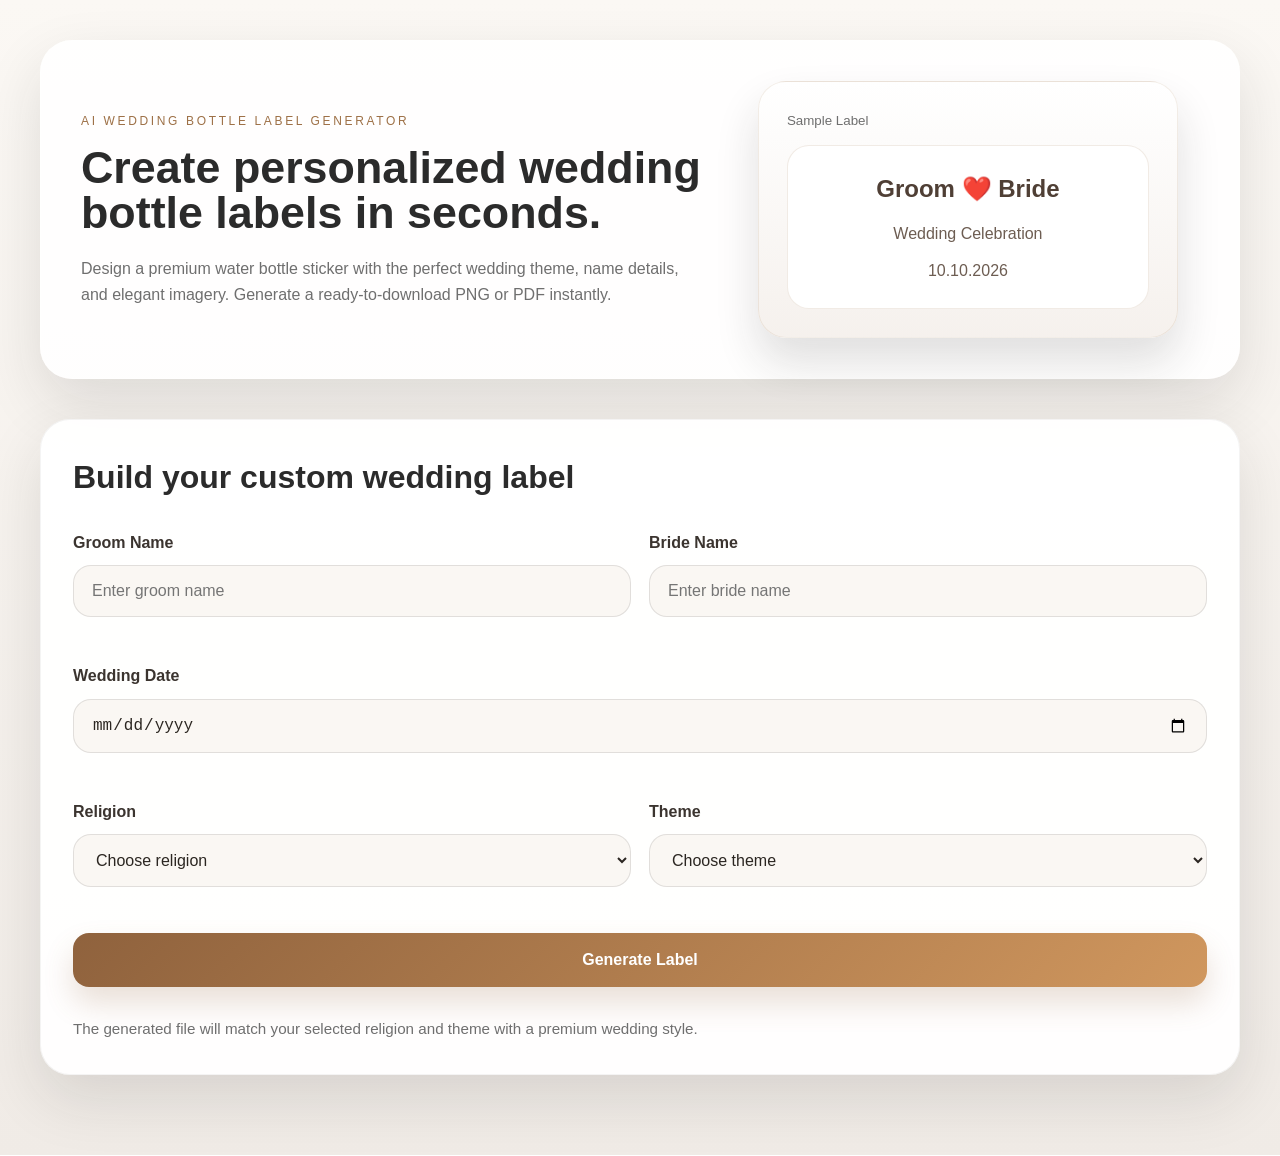
<file: templates/index.html>
<!DOCTYPE html>
<html lang="en">
<head>
    <meta charset="UTF-8" />
    <meta name="viewport" content="width=device-width, initial-scale=1.0" />
    <title>AI Wedding Bottle Label Generator</title>
    <link rel="stylesheet" href="/static/css/style.css" />
</head>
<body>
    <div class="page-shell">
        <header class="hero-card">
            <div class="hero-copy">
                <p class="eyebrow">AI Wedding Bottle Label Generator</p>
                <h1>Create personalized wedding bottle labels in seconds.</h1>
                <p class="hero-text">Design a premium water bottle sticker with the perfect wedding theme, name details, and elegant imagery. Generate a ready-to-download PNG or PDF instantly.</p>
            </div>
            <div class="hero-preview">
                <div class="preview-card">
                    <small>Sample Label</small>
                    <div class="label-sample sample-traditional">
                        <p id="sampleTitle" class="sample-title">Groom ❤️ Bride</p>
                        <p class="sample-subtitle">Wedding Celebration</p>
                        <p id="sampleDate" class="sample-date">10.10.2026</p>
                    </div>
                </div>
            </div>
        </header>

        <section class="form-section">
            <div class="form-card">
                <h2>Build your custom wedding label</h2>
                <form id="labelForm" class="label-form">
                    <div class="field-grid">
                        <label>
                            Groom Name
                            <input id="groom" name="groom" type="text" placeholder="Enter groom name" />
                            <span class="error-message" id="error-groom"></span>
                        </label>
                        <label>
                            Bride Name
                            <input id="bride" name="bride" type="text" placeholder="Enter bride name" />
                            <span class="error-message" id="error-bride"></span>
                        </label>
                    </div>
                    <label>
                        Wedding Date
                        <input id="date" name="date" type="date" />
                        <span class="error-message" id="error-date"></span>
                    </label>
                    <div class="field-grid">
                        <label>
                            Religion
                            <select id="religion" name="religion">
                                <option value="">Choose religion</option>
                                <option value="Hindu">Hindu</option>
                                <option value="Muslim">Muslim</option>
                                <option value="Christian">Christian</option>
                            </select>
                            <span class="error-message" id="error-religion"></span>
                        </label>
                        <label>
                            Theme
                            <select id="theme" name="theme">
                                <option value="">Choose theme</option>
                                <option value="Traditional">Traditional</option>
                                <option value="Modern">Modern</option>
                                <option value="Royal">Royal</option>
                                <option value="Minimalist">Minimalist</option>
                            </select>
                            <span class="error-message" id="error-theme"></span>
                        </label>
                    </div>
                    <button type="submit" class="primary-button">Generate Label</button>
                    <p class="note">The generated file will match your selected religion and theme with a premium wedding style.</p>
                </form>
            </div>
        </section>
    </div>

    <div id="loadingOverlay" class="loading-overlay hidden">
        <div class="loader"></div>
        <p>Creating your wedding label...</p>
    </div>

    <script src="/static/js/script.js"></script>
</body>
</html>
</file>
<file: static/css/style.css>
:root {
    color-scheme: light;
    font-family: "Inter", "Segoe UI", sans-serif;
    --bg: #f4f2ef;
    --card: #ffffff;
    --text: #2b2b2b;
    --muted: #6f6f6f;
    --accent: #9d7046;
    --accent-soft: rgba(157, 112, 70, 0.15);
    --border: rgba(43, 43, 43, 0.08);
    --shadow: 0 24px 60px rgba(36, 36, 36, 0.12);
}

* {
    box-sizing: border-box;
}

html, body {
    margin: 0;
    min-height: 100%;
    background: linear-gradient(180deg, #fbf8f4 0%, #f0ebe6 100%);
    color: var(--text);
}

body {
    line-height: 1.6;
}

img {
    max-width: 100%;
    display: block;
}

.page-shell {
    width: min(1200px, calc(100% - 32px));
    margin: 0 auto;
    padding: 40px 0 80px;
}

.hero-card {
    display: grid;
    grid-template-columns: 1.35fr 1fr;
    gap: 32px;
    padding: 40px;
    background: rgba(255, 255, 255, 0.88);
    border: 1px solid rgba(255, 255, 255, 0.35);
    box-shadow: var(--shadow);
    border-radius: 32px;
    align-items: center;
}

.eyebrow {
    margin: 0 0 14px;
    text-transform: uppercase;
    letter-spacing: 0.22em;
    font-size: 12px;
    color: var(--accent);
}

h1 {
    margin: 0;
    font-size: clamp(2rem, 3.5vw, 3.4rem);
    line-height: 1.02;
}

.hero-text,
.note {
    margin: 20px 0 0;
    color: var(--muted);
    max-width: 680px;
}

.hero-preview {
    display: flex;
    justify-content: center;
}

.preview-card {
    width: 100%;
    max-width: 420px;
    border-radius: 28px;
    background: linear-gradient(180deg, rgba(255,255,255,0.95), rgba(245,240,236,0.95));
    padding: 28px;
    border: 1px solid rgba(156, 112, 70, 0.12);
    box-shadow: 0 24px 44px rgba(37, 37, 37, 0.14);
}

.preview-card small {
    display: block;
    margin-bottom: 14px;
    color: var(--muted);
}

.label-sample {
    padding: 24px;
    background: #fff;
    border-radius: 22px;
    border: 1px solid rgba(157, 112, 70, 0.14);
    text-align: center;
}

.sample-title {
    margin: 0;
    font-size: 1.5rem;
    font-weight: 700;
    color: #4f3f35;
}

.sample-subtitle,
.sample-date {
    margin: 12px 0 0;
    color: #6d5d52;
}

.form-section {
    margin-top: 40px;
}

.form-card {
    padding: 32px;
    border-radius: 30px;
    background: rgba(255, 255, 255, 0.95);
    box-shadow: var(--shadow);
    border: 1px solid rgba(43, 43, 43, 0.05);
}

.form-card h2 {
    margin-top: 0;
    font-size: 2rem;
}

.label-form {
    display: grid;
    gap: 18px;
}

.field-grid {
    display: grid;
    grid-template-columns: repeat(2, minmax(0, 1fr));
    gap: 18px;
}

label {
    display: grid;
    gap: 10px;
    font-weight: 600;
    color: #3b342f;
}

input,
select {
    width: 100%;
    padding: 16px 18px;
    border-radius: 18px;
    border: 1px solid rgba(43, 43, 43, 0.12);
    background: #faf7f3;
    color: #2b2621;
    font-size: 1rem;
}

input:focus,
select:focus {
    outline: none;
    border-color: #be9b6a;
    box-shadow: 0 0 0 4px rgba(189, 155, 106, 0.12);
}

.primary-button,
.secondary-button {
    border: none;
    border-radius: 16px;
    padding: 18px 28px;
    font-size: 1rem;
    font-weight: 700;
    cursor: pointer;
    transition: transform 180ms ease, box-shadow 180ms ease, background 180ms ease;
}

.primary-button {
    background: linear-gradient(135deg, #8f623d, #d0975e);
    color: white;
    box-shadow: 0 16px 30px rgba(143, 98, 61, 0.2);
}

.secondary-button {
    background: transparent;
    color: #5b4a3f;
    border: 1px solid rgba(91, 74, 63, 0.22);
}

.primary-button:hover,
.secondary-button:hover {
    transform: translateY(-1px);
}

.primary-button:disabled,
.secondary-button:disabled {
    opacity: 0.6;
    cursor: not-allowed;
    transform: none;
}

.primary-button:disabled:hover,
.secondary-button:disabled:hover {
    transform: none;
}

.note {
    margin-top: 12px;
    font-size: 0.95rem;
}

.error-message {
    color: #b04a4a;
    font-size: 0.92rem;
    min-height: 18px;
}

.loading-overlay {
    position: fixed;
    inset: 0;
    display: grid;
    place-items: center;
    background: rgba(15, 12, 10, 0.35);
    backdrop-filter: blur(5px);
    z-index: 999;
}

.hidden {
    display: none !important;
}

.loader {
    width: 76px;
    height: 76px;
    border-radius: 50%;
    border: 8px solid rgba(255,255,255,0.38);
    border-top-color: #f1d4b5;
    animation: spin 1.2s linear infinite;
    margin-bottom: 18px;
}

@keyframes spin {
    to { transform: rotate(360deg); }
}

.preview-shell {
    padding-bottom: 80px;
}

.preview-header {
    display: flex;
    justify-content: space-between;
    gap: 22px;
    align-items: center;
    margin-bottom: 32px;
    padding: 30px 32px;
    border-radius: 28px;
    background: rgba(255,255,255,0.92);
    box-shadow: var(--shadow);
}

.preview-content {
    display: grid;
    grid-template-columns: 1.5fr 0.9fr;
    gap: 26px;
}

.preview-panel {
    display: grid;
    gap: 26px;
}

 .label-preview-card {
     border: none;
     border-radius: 12px;
     padding: 0;
     display: block;
     gap: 0;
     justify-items: stretch;
     box-shadow: none;
     /* show scaled landscape label: source templates are 1600x625 */
     width: 100%;
     max-width: 800px;
     aspect-ratio: 1600 / 625;
     margin: 0 auto;
     background: transparent;
 }

.preview-icon-row {
    display: flex;
    gap: 18px;
    align-items: center;
    justify-content: center;
    flex-wrap: wrap;
}

 .religion-image,
 .theme-image {
     max-width: 900px;
     width: 100%;
     height: auto;
     border-radius: 12px;
     object-fit: contain;
     border: none;
     background: transparent;
     box-shadow: none;
 }

/* Preview-generated label image fill */
#label-image-preview {
     width: 100%;
     height: auto;
     object-fit: contain;
     display: block;
     max-width: 100%;
}

.label-image-wrap {
    width: 100%;
    aspect-ratio: 1600 / 625;
}

.theme-image {
    background: rgba(255, 255, 255, 0.35);
}


.label-title { margin: 0; font-size: clamp(1.8rem, 2.5vw, 2.4rem); letter-spacing: 0.02em; }
.label-subtitle, .label-date, .label-theme { margin: 0; font-size: 1.05rem; color: inherit; }

.groom-name, .bride-name { font-size: clamp(1.2rem, 2.2vw, 1.9rem); font-weight: 700; letter-spacing: 0.02em; margin: 0; }

.label-heart {
    font-size: 1.4rem;
    line-height: 1;
}
.label-text-block { text-align: center; }

.white-card { background: var(--card); padding: 18px; border-radius: 16px; box-shadow: 0 18px 40px rgba(20,20,20,0.08); border: 1px solid rgba(0,0,0,0.04); }

.label-theme {
    margin: 0;
    font-size: 1.05rem;
    color: inherit;
}

.label-subtitle {
    opacity: 0.82;
}

.download-actions {
    display: flex;
    flex-wrap: wrap;
    gap: 16px;
}

.download-actions .primary-button,
.download-actions .secondary-button {
    min-width: 180px;
}

.preview-details {
    display: grid;
    gap: 18px;
}

.detail-card {
    padding: 22px 24px;
    border-radius: 24px;
    background: white;
    border: 1px solid rgba(43, 43, 43, 0.06);
}

.detail-label {
    margin: 0 0 8px;
    text-transform: uppercase;
    letter-spacing: 0.14em;
    font-size: 0.78rem;
    color: var(--muted);
}

.toast-message {
    max-width: 820px;
    margin: 32px auto 0;
    padding: 20px 24px;
    border-radius: 22px;
    border: 1px solid rgba(103, 142, 99, 0.18);
    background: rgba(218, 248, 225, 0.88);
    color: #2f4d2f;
}

.toast-notification {
    position: fixed;
    bottom: 24px;
    right: 24px;
    max-width: 420px;
    padding: 16px 20px;
    border-radius: 12px;
    box-shadow: 0 12px 40px rgba(0, 0, 0, 0.15);
    z-index: 1000;
    animation: slideInUp 0.4s cubic-bezier(0.34, 1.56, 0.64, 1);
}

.toast-notification.toast-success {
    background: linear-gradient(135deg, #10b981 0%, #059669 100%);
    border: 1px solid rgba(16, 185, 129, 0.3);
    color: white;
}

.toast-notification.toast-error {
    background: linear-gradient(135deg, #ef4444 0%, #dc2626 100%);
    border: 1px solid rgba(239, 68, 68, 0.3);
    color: white;
}

.toast-content {
    display: flex;
    gap: 12px;
    align-items: center;
}

.toast-icon {
    font-size: 1.4rem;
    font-weight: bold;
    flex-shrink: 0;
}

.toast-notification p {
    margin: 0;
    font-size: 0.95rem;
    flex-grow: 1;
}

.toast-close {
    background: none;
    border: none;
    color: inherit;
    font-size: 1.5rem;
    cursor: pointer;
    padding: 0;
    margin-left: 8px;
    flex-shrink: 0;
    opacity: 0.8;
    transition: opacity 180ms;
}

.toast-close:hover {
    opacity: 1;
}

@keyframes slideInUp {
    from {
        transform: translateY(100%) translateX(0);
        opacity: 0;
    }
    to {
        transform: translateY(0) translateX(0);
        opacity: 1;
    }
}

@media (max-width: 960px) {
    .hero-card,
    .preview-header,
    .preview-content {
        grid-template-columns: 1fr;
    }

    .page-shell {
        padding: 24px 16px 60px;
    }
}

@media (max-width: 720px) {
    .field-grid {
        grid-template-columns: 1fr;
    }

    .preview-header {
        padding: 24px;
    }

    .label-preview-card {
        padding: 18px 12px;
        width: min(100%, 100%);
        aspect-ratio: 1600 / 625;
    }

    .toast-notification {
        left: 16px;
        right: 16px;
        max-width: none;
    }
}
</file>
